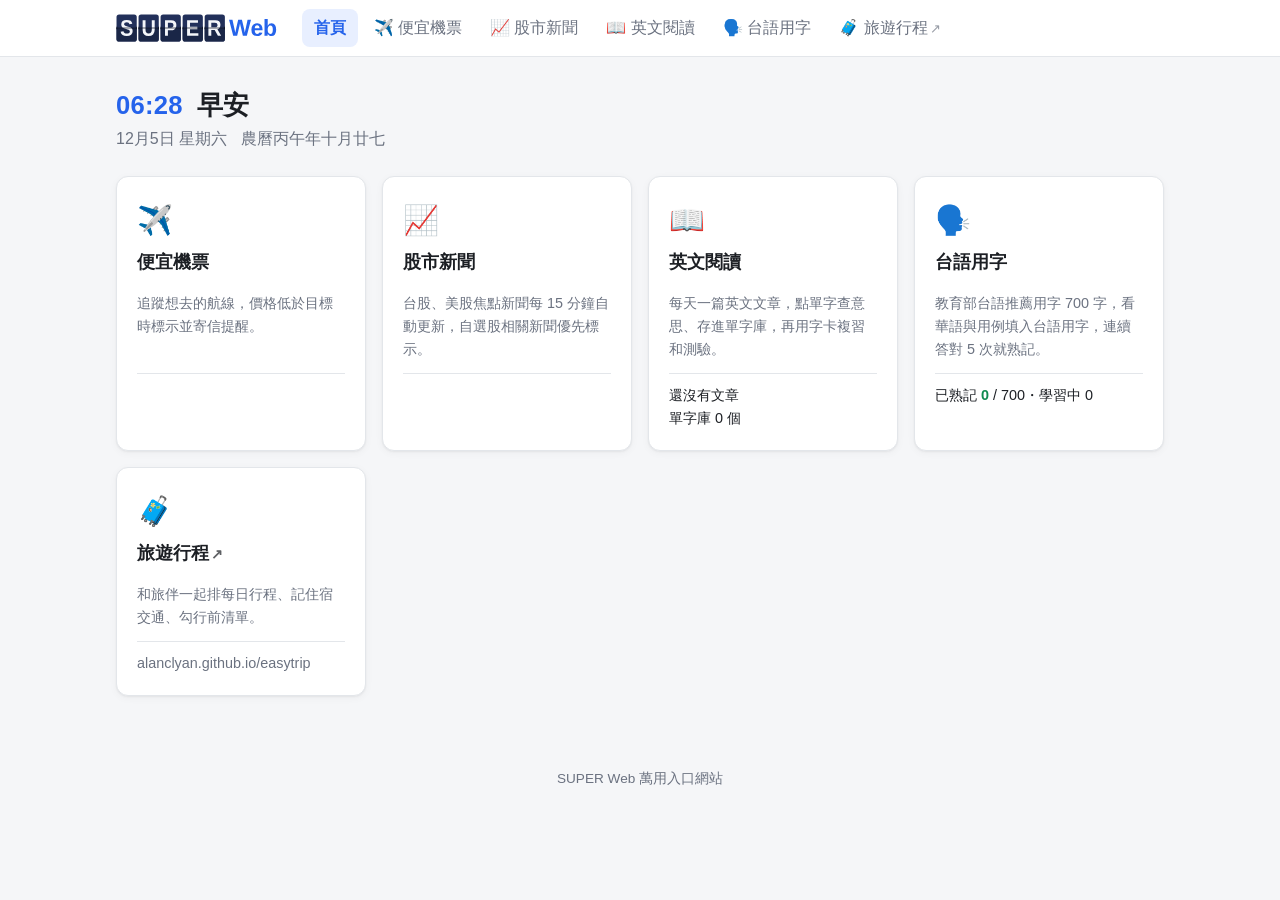
<file: index.html>
<!doctype html>
<html lang="zh-Hant-TW">
<head>
  <meta charset="utf-8">
  <meta name="viewport" content="width=device-width, initial-scale=1">
  <title>SUPER Web 萬用入口</title>
  <meta name="theme-color" content="#2563eb">
  <!-- 網頁分頁圖示，以及 iPhone「加入主畫面」時的圖示與名稱 -->
  <link rel="icon" type="image/svg+xml" href="favicon.svg">
  <link rel="icon" type="image/png" sizes="32x32" href="favicon.png">
  <link rel="apple-touch-icon" href="icon-180.png">
  <meta name="apple-mobile-web-app-title" content="SUPER Web">
  <link rel="stylesheet" href="css/style.css?v=20261022">
</head>
<body>
  <header class="topbar">
    <div class="topbar-inner">
      <a class="brand" href="#/" aria-label="SUPER Web 首頁"><svg class="logo" focusable="false" aria-hidden="true" xmlns="http://www.w3.org/2000/svg" viewBox="0 0 623 108"><defs></defs><rect class="t" x="2" y="2" width="78" height="104" rx="10"/><path class="tl" d="M2,54.0 H80 V96 A10,10 0 0 1 70,106 H12 A10,10 0 0 1 2,96 Z"/><path class="k" d="M64.19796875 66.826171875Q64.19796875 75.720703125 58.39375 80.42578125Q52.58953125 85.130859375 41.359218750000004 85.130859375Q31.11203125 85.130859375 25.288906250000004 81.005859375Q19.465781250000003 76.880859375 17.802031250000002 68.501953125L28.578593750000003 66.482421875Q29.67515625 71.294921875 32.851406250000004 73.46484375Q36.02765625000001 75.634765625 41.661718750000006 75.634765625Q53.34578125 75.634765625 53.34578125 67.556640625Q53.34578125 64.978515625 52.003437500000004 63.302734375Q50.66109375 61.626953125 48.222187500000004 60.509765625Q45.78328125 59.392578125 38.86359375000001 57.802734375Q32.88921875 56.212890625 30.54484375 55.24609375Q28.200468750000002 54.279296875 26.309843750000002 52.96875Q24.419218750000002 51.658203125 23.09578125 49.810546875Q21.772343750000005 47.962890625 21.035000000000004 45.470703125Q20.297656250000003 42.978515625 20.297656250000003 39.755859375Q20.297656250000003 31.548828125 25.723750000000003 27.1875Q31.149843750000002 22.826171875 41.51046875 22.826171875Q51.41734375 22.826171875 56.3896875 26.349609375Q61.36203125 29.873046875 62.79890625 37.994140625L51.98453125 39.669921875Q51.15265625 35.759765625 48.6003125 33.783203125Q46.04796875 31.806640625 41.28359375 31.806640625Q31.149843750000002 31.806640625 31.149843750000002 39.025390625Q31.149843750000002 41.388671875 32.227500000000006 42.892578125Q33.30515625 44.396484375 35.42265625 45.44921875Q37.54015625 46.501953125 44.006093750000005 48.091796875Q51.68203125 49.939453125 54.990625 51.5078125Q58.29921875 53.076171875 60.22765625 55.16015625Q62.156093750000004 57.244140625 63.17703125 60.14453125Q64.19796875 63.044921875 64.19796875 66.826171875Z"/><rect class="s" x="2" y="52.7" width="78" height="2.6"/><rect class="s" x="2" y="49.0" width="3" height="10"/><rect class="s" x="77" y="49.0" width="3" height="10"/><rect class="t" x="87" y="2" width="78" height="104" rx="10"/><path class="tl" d="M87,54.0 H165 V96 A10,10 0 0 1 155,106 H97 A10,10 0 0 1 87,96 Z"/><path class="k" d="M125.41390625 85.130859375Q114.41046875 85.130859375 108.5684375 79.029296875Q102.72640625 72.927734375 102.72640625 61.583984375V23.728515625H113.88109374999999V60.595703125Q113.88109374999999 67.771484375 116.8871875 71.48828125Q119.89328125 75.205078125 125.71640625 75.205078125Q131.69078125 75.205078125 134.90484375 71.31640625Q138.11890625 67.427734375 138.11890625 60.166015625V23.728515625H149.27359375V60.939453125Q149.27359375 72.455078125 143.015625 78.79296875Q136.75765625 85.130859375 125.41390625 85.130859375Z"/><rect class="s" x="87" y="52.7" width="78" height="2.6"/><rect class="s" x="87" y="49.0" width="3" height="10"/><rect class="s" x="162" y="49.0" width="3" height="10"/><rect class="t" x="172" y="2" width="78" height="104" rx="10"/><path class="tl" d="M172,54.0 H250 V96 A10,10 0 0 1 240,106 H182 A10,10 0 0 1 172,96 Z"/><path class="k" d="M232.91234375 42.892578125Q232.91234375 48.736328125 230.56796874999998 53.333984375Q228.22359375 57.931640625 223.85625 60.4453125Q219.48890624999999 62.958984375 213.47671875 62.958984375H200.24234375V84.271484375H189.08765625V23.728515625H213.02296875Q222.58953125 23.728515625 227.7509375 28.734375Q232.91234375 33.740234375 232.91234375 42.892578125ZM221.68203125 43.107421875Q221.68203125 33.568359375 211.77515625 33.568359375H200.24234375V53.205078125H212.07765625Q216.69078125 53.205078125 219.18640625 50.60546875Q221.68203125 48.005859375 221.68203125 43.107421875Z"/><rect class="s" x="172" y="52.7" width="78" height="2.6"/><rect class="s" x="172" y="49.0" width="3" height="10"/><rect class="s" x="247" y="49.0" width="3" height="10"/><rect class="t" x="257" y="2" width="78" height="104" rx="10"/><path class="tl" d="M257,54.0 H335 V96 A10,10 0 0 1 325,106 H267 A10,10 0 0 1 257,96 Z"/><path class="k" d="M274.27671875 84.271484375V23.728515625H316.17296875V33.525390625H285.43140624999995V48.736328125H313.86640624999995V58.533203125H285.43140624999995V74.474609375H317.72328124999996V84.271484375Z"/><rect class="s" x="257" y="52.7" width="78" height="2.6"/><rect class="s" x="257" y="49.0" width="3" height="10"/><rect class="s" x="332" y="49.0" width="3" height="10"/><rect class="t" x="342" y="2" width="78" height="104" rx="10"/><path class="tl" d="M342,54.0 H420 V96 A10,10 0 0 1 410,106 H352 A10,10 0 0 1 342,96 Z"/><path class="k" d="M393.02437499999996 84.271484375 380.65968749999996 61.283203125H367.57656249999997V84.271484375H356.421875V23.728515625H383.041875Q392.570625 23.728515625 397.75093749999996 28.390625Q402.93125 33.052734375 402.93125 41.775390625Q402.93125 48.134765625 399.755 52.75390625Q396.57875 57.373046875 391.1715625 58.833984375L405.578125 84.271484375ZM391.7009375 42.291015625Q391.7009375 33.568359375 381.8696875 33.568359375H367.57656249999997V51.443359375H382.1721875Q386.8609375 51.443359375 389.2809375 49.037109375Q391.7009375 46.630859375 391.7009375 42.291015625Z"/><rect class="s" x="342" y="52.7" width="78" height="2.6"/><rect class="s" x="342" y="49.0" width="3" height="10"/><rect class="s" x="417" y="49.0" width="3" height="10"/><path class="w" d="M504.678671875 84.271484375H489.338828125L480.96765625 48.551562499999996Q479.433671875 42.240312499999995 478.381796875 35.359296875Q477.329921875 41.10078125 476.6725 44.103007812499996Q476.015078125 47.105234374999995 467.337109375 84.271484375H451.997265625L436.08765625 22.517656249999995H449.192265625L458.133203125 62.40125L460.149296875 72.0434375Q461.376484375 65.951328125 462.53792968749997 60.4070703125Q463.699375 54.8628125 471.281640625 22.517656249999995H485.744921875L493.546328125 55.38875Q494.46671875 59.0703125 496.658125 72.0434375L497.753828125 66.959375L500.07671875 56.87890625L507.52750000000003 22.517656249999995H520.632109375Z M544.4030468750001 85.148046875Q533.708984375 85.148046875 527.9675 78.8148828125Q522.2260156250001 72.48171875 522.2260156250001 60.341328125Q522.2260156250001 48.595390625 528.05515625 42.284140625Q533.884296875 35.972890625 544.578359375 35.972890625Q554.7903125 35.972890625 560.181171875 42.7443359375Q565.57203125 49.515781249999996 565.57203125 62.576562499999994V62.9271875H535.1553125Q535.1553125 69.85203125 537.7192578125 73.3801953125Q540.283203125 76.908359375 545.016640625 76.908359375Q551.54703125 76.908359375 553.256328125 71.25453125L564.87078125 72.262578125Q559.830546875 85.148046875 544.4030468750001 85.148046875ZM544.4030468750001 43.73046875Q540.0640625000001 43.73046875 537.7192578125 46.754609375Q535.3744531250001 49.778749999999995 535.24296875 55.2134375H553.65078125Q553.30015625 49.471953125 550.889609375 46.6012109375Q548.4790625 43.73046875 544.4030468750001 43.73046875Z M617.787421875 60.385156249999994Q617.787421875 72.13109375 613.0758984375 78.63957031250001Q608.364375 85.148046875 599.59875 85.148046875Q594.558515625 85.148046875 590.876953125 82.956640625Q587.195390625 80.765234375 585.223125 76.645390625H585.13546875Q585.13546875 78.179375 584.9382421875 80.85289062499999Q584.741015625 83.52640625 584.521875 84.271484375H572.556796875Q572.907421875 80.19546875 572.907421875 73.4459375V19.230546875H585.223125V37.375390624999994L585.0478125 45.089140625H585.223125Q589.386796875 35.972890625 600.38765625 35.972890625Q608.80265625 35.972890625 613.2950390625 42.3498828125Q617.787421875 48.726875 617.787421875 60.385156249999994ZM604.94578125 60.385156249999994Q604.94578125 52.320781249999996 602.5790625 48.420078124999996Q600.21234375 44.519375 595.259765625 44.519375Q590.2633593749999 44.519375 587.6555859375 48.7049609375Q585.0478125 52.890546875 585.0478125 60.779609375Q585.0478125 68.318046875 587.6117578125 72.525546875Q590.175703125 76.733046875 595.172109375 76.733046875Q604.94578125 76.733046875 604.94578125 60.385156249999994Z"/></svg></a>
      <button id="menu-btn" class="menu-btn" type="button" aria-controls="nav" aria-expanded="false" aria-label="開啟選單">
        <span></span><span></span><span></span>
      </button>
      <nav id="nav" class="nav" aria-label="功能選單"></nav>
    </div>
  </header>

  <main id="app" class="container"></main>

  <footer class="footer">SUPER Web 萬用入口網站</footer>

  <!-- 核心：資料層與模組管理
       ※ 檔名後面的 ?v=日期 是版本號：更新任何 js 或 css 後，把這頁所有 ?v= 改成新的日期，
         瀏覽器就會下載新檔案，不會用到舊的暫存 -->
  <script src="js/data.js?v=20261022"></script>
  <script src="js/app.js?v=20261022"></script>

  <!-- 功能模組：之後新增功能，只要在這裡多加一行（範本在 js/modules/_template.js） -->
  <script src="js/modules/flights.js?v=20261022"></script>
  <script src="js/modules/stocks.js?v=20261022"></script>
  <script src="js/modules/english.js?v=20261022"></script>
  <script src="js/modules/taigi.js?v=20261022b"></script>
  <!-- 外部網站入口（點了會另開分頁） -->
  <script src="js/modules/links.js?v=20261022"></script>

  <script>Portal.start();</script>
</body>
</html>
</file>
<file: css/style.css>
/* =============================================
   superWeb 樣式（自動支援深色模式）
   ============================================= */
:root {
  --bg: #f5f6f8;
  --surface: #ffffff;
  --text: #1c1f24;
  --muted: #6b7280;
  --border: #e3e6ea;
  --accent: #2563eb;
  --accent-soft: #e8efff;
  --good: #0f8a4f;
  --good-soft: #e3f6ec;
  --warn-soft: #fff6dc;
  --warn-border: #f0d68a;
  --radius: 12px;
  --shadow: 0 1px 2px rgba(0, 0, 0, .05), 0 2px 8px rgba(0, 0, 0, .04);
  --logo-tile: #22305A;
  --logo-tile-low: #1A2647;
  --logo-seam: #0C1326;
}

@media (prefers-color-scheme: dark) {
  :root {
    --bg: #111317;
    --surface: #1a1d23;
    --text: #e8eaed;
    --muted: #9aa1ab;
    --border: #2b2f37;
    --accent: #6c9bff;
    --accent-soft: #1e2a44;
    --good: #4ccb8a;
    --good-soft: #15302a;
    --warn-soft: #2e2814;
    --warn-border: #5c4d1e;
    --shadow: none;
    --logo-tile: #34446C;
    --logo-tile-low: #2B3A5E;
    --logo-seam: #141C30;
  }
}

* { box-sizing: border-box; }

body {
  margin: 0;
  background: var(--bg);
  color: var(--text);
  font-family: -apple-system, BlinkMacSystemFont, "PingFang TC", "Noto Sans TC", "Microsoft JhengHei", sans-serif;
  line-height: 1.6;
}

a { color: var(--accent); text-decoration: none; }
a:hover { text-decoration: underline; }
h1, h2, h3 { margin: 0; line-height: 1.3; }
h1 { font-size: 1.6rem; }
h2 { font-size: 1.1rem; margin-bottom: .75rem; }
h3 { font-size: 1rem; }

/* ---------- 頂部導覽 ---------- */
.topbar {
  position: sticky; top: 0; z-index: 10;
  background: var(--surface);
  border-bottom: 1px solid var(--border);
}
.topbar-inner {
  max-width: 1080px; margin: 0 auto; padding: 0 16px;
  display: flex; align-items: center; gap: 24px; height: 56px;
}
.brand { display: flex; align-items: center; flex-shrink: 0; border-radius: 6px; }
.brand:hover { text-decoration: none; }
.brand:focus-visible { outline: 2px solid var(--accent); outline-offset: 4px; }
/* Logo：翻牌字卡（顏色跟著淺色／深色模式切換） */
.logo { display: block; height: 28px; width: auto; }
.logo .t  { fill: var(--logo-tile); }
.logo .tl { fill: var(--logo-tile-low); }
.logo .s  { fill: var(--logo-seam); }
.logo .k  { fill: #F4F6FA; }
.logo .w  { fill: var(--accent); }
.nav { display: flex; gap: 4px; overflow-x: auto; }
.nav a {
  padding: 6px 12px; border-radius: 8px; color: var(--muted); white-space: nowrap;
}
.nav a:hover { background: var(--bg); text-decoration: none; }
.nav a.active { background: var(--accent-soft); color: var(--accent); font-weight: 600; }
.nav a:focus-visible, .menu-btn:focus-visible { outline: 2px solid var(--accent); outline-offset: 2px; }

/* 選單按鈕（只在手機版出現）：三條線，打開時變成 ✕ */
.menu-btn {
  display: none; margin-left: auto; width: 40px; height: 40px; padding: 0;
  background: none; border: 1px solid var(--border); border-radius: 10px; cursor: pointer;
  position: relative; color: var(--text);
}
.menu-btn span {
  position: absolute; left: 11px; width: 16px; height: 2px; border-radius: 2px;
  background: currentColor; transition: transform .2s, opacity .2s;
}
.menu-btn span:nth-child(1) { top: 13px; }
.menu-btn span:nth-child(2) { top: 18px; }
.menu-btn span:nth-child(3) { top: 23px; }
.topbar.menu-open .menu-btn span:nth-child(1) { transform: translateY(5px) rotate(45deg); }
.topbar.menu-open .menu-btn span:nth-child(2) { opacity: 0; }
.topbar.menu-open .menu-btn span:nth-child(3) { transform: translateY(-5px) rotate(-45deg); }

@media (max-width: 640px) {
  .menu-btn { display: block; }
  .nav { display: none; }
  /* 展開的選單：從頁首下方往下展開，每個功能一列 */
  .topbar.menu-open .nav {
    display: flex; flex-direction: column; gap: 2px;
    position: absolute; top: 100%; left: 0; right: 0;
    padding: 8px 12px 14px; background: var(--surface);
    border-bottom: 1px solid var(--border);
    box-shadow: 0 12px 24px rgba(15, 23, 42, .12);
    animation: menu-in .16s ease-out;
  }
  .topbar.menu-open .nav a { padding: 12px 14px; font-size: 1rem; color: var(--text); }
  .topbar.menu-open .nav a.active { color: var(--accent); }
}
@keyframes menu-in { from { opacity: 0; transform: translateY(-6px); } to { opacity: 1; transform: none; } }
@media (prefers-reduced-motion: reduce) {
  .menu-btn span, .topbar.menu-open .nav { transition: none; animation: none; }
}

/* ---------- 版面 ---------- */
.container { max-width: 1080px; margin: 0 auto; padding: 24px 16px 48px; }
.footer { text-align: center; color: var(--muted); font-size: .85rem; padding: 24px 16px; }
.page-head { display: flex; align-items: baseline; gap: 12px; flex-wrap: wrap; margin-bottom: 16px; }
.muted { color: var(--muted); }
.small { font-size: .85rem; }
.loading { color: var(--muted); }
.error { padding: 12px 16px; border-radius: var(--radius); background: #fde8e8; color: #9b1c1c; }

.banner {
  background: var(--warn-soft); border: 1px solid var(--warn-border);
  padding: 10px 14px; border-radius: var(--radius); margin-bottom: 20px; font-size: .9rem;
}

.card {
  background: var(--surface); border: 1px solid var(--border);
  border-radius: var(--radius); padding: 16px; box-shadow: var(--shadow);
}
.grid {
  display: grid; gap: 16px; margin-bottom: 24px;
  grid-template-columns: repeat(auto-fill, minmax(240px, 1fr));
}

/* ---------- 首頁 ---------- */
.hero { margin: 8px 0 24px; }
.hero h1 { display: flex; align-items: baseline; gap: 14px; flex-wrap: wrap; }
.hero .clock { font-variant-numeric: tabular-nums; font-weight: 700; letter-spacing: .01em; color: var(--accent); }
.hero p { color: var(--muted); margin: 4px 0 0; display: flex; flex-wrap: wrap; column-gap: 14px; }
.module-grid {
  display: grid; gap: 16px;
  grid-template-columns: repeat(auto-fill, minmax(240px, 1fr));
}
.module-card {
  display: flex; flex-direction: column; color: var(--text);
  background: var(--surface); border: 1px solid var(--border);
  border-radius: var(--radius); padding: 20px; box-shadow: var(--shadow);
  transition: border-color .15s;
}
.module-card:hover { text-decoration: none; border-color: var(--accent); }
.module-card p { color: var(--muted); margin: 6px 0 0; font-size: .9rem; }
.module-icon { font-size: 1.8rem; display: block; margin-bottom: 8px; }
.module-card .module-desc { margin-bottom: 12px; }
.module-card.placeholder { border-style: dashed; box-shadow: none; opacity: .7; }
.module-card.placeholder:hover { transform: none; border-color: var(--border); }

/* ---------- 表單與按鈕 ---------- */
.form-card { margin-top: 8px; }
.form-row { display: flex; flex-wrap: wrap; gap: 12px; align-items: flex-end; margin-top: 12px; }
.form-row label { display: flex; flex-direction: column; font-size: .85rem; color: var(--muted); gap: 4px; }
input, select {
  font: inherit; color: var(--text); background: var(--bg);
  border: 1px solid var(--border); border-radius: 8px; padding: 7px 10px; min-width: 0; width: 140px;
}
input:focus, select:focus { outline: 2px solid var(--accent); outline-offset: -1px; }
.btn {
  font: inherit; font-weight: 600; cursor: pointer;
  background: var(--accent); color: #fff; border: 0; border-radius: 8px; padding: 8px 18px;
}
.btn:hover { filter: brightness(1.08); }
.icon-btn {
  background: none; border: 0; color: var(--muted); cursor: pointer;
  font-size: 1rem; padding: 2px 6px; border-radius: 6px;
}
.icon-btn:hover { background: var(--bg); color: var(--text); }

.tag {
  display: inline-block; font-size: .75rem; padding: 1px 8px; border-radius: 999px;
  background: var(--accent-soft); color: var(--accent);
}
.tag-good { background: var(--good-soft); color: var(--good); }

/* ---------- 機票 ---------- */
.route-head { display: flex; justify-content: space-between; align-items: flex-start; }
.route-card.hit { border-color: var(--good); }
.price-row { display: flex; align-items: center; gap: 8px; margin: 12px 0 2px; }
.price { font-size: 1.5rem; font-weight: 700; }
.route-card.hit .price { color: var(--good); }
details { margin-top: 8px; font-size: .9rem; }
summary { cursor: pointer; color: var(--accent); }
.price-list { list-style: none; padding: 0; margin: 8px 0 0; }
.price-list li {
  display: flex; justify-content: space-between; gap: 8px;
  padding: 4px 0; border-top: 1px solid var(--border);
}

/* ---------- 股市新聞 ---------- */
.chips { display: flex; flex-wrap: wrap; gap: 8px; }
.chip {
  display: inline-flex; align-items: center; gap: 4px;
  background: var(--bg); border: 1px solid var(--border); border-radius: 999px;
  padding: 3px 4px 3px 12px; font-size: .9rem;
}
.chip button {
  background: none; border: 0; color: var(--muted); cursor: pointer;
  border-radius: 999px; width: 22px; height: 22px;
}
.chip button:hover { background: var(--border); }

.toolbar {
  display: flex; justify-content: space-between; align-items: center;
  flex-wrap: wrap; gap: 12px; margin: 24px 0 12px;
}
.tabs { display: flex; gap: 4px; background: var(--surface); border: 1px solid var(--border); border-radius: 10px; padding: 3px; }
.tab {
  font: inherit; background: none; border: 0; cursor: pointer; color: var(--muted);
  padding: 5px 14px; border-radius: 8px;
}
.tab.active { background: var(--accent-soft); color: var(--accent); font-weight: 600; }
.toggle { display: flex; align-items: center; gap: 6px; font-size: .9rem; cursor: pointer; }
.toggle input { width: auto; }

.news-list { list-style: none; padding: 0; margin: 0; display: flex; flex-direction: column; gap: 10px; }
.news-item {
  background: var(--surface); border: 1px solid var(--border);
  border-radius: var(--radius); padding: 12px 16px;
}
.news-item.watched { border-left: 4px solid var(--good); }
.news-meta { display: flex; flex-wrap: wrap; align-items: center; gap: 6px; margin-bottom: 4px; }
.news-item h3 { font-weight: 500; }
.news-item h3 a { color: var(--text); }

@media (max-width: 560px) {
  .topbar-inner { gap: 12px; }
  .logo { height: 22px; }
  input, select { width: 100%; }
  .form-row label { flex: 1 1 45%; }
}

/* ---------- 機票：第 4 步新增 ---------- */
.route-head h3 .muted { font-weight: 400; font-size: .9rem; }
.route-card.stale { opacity: .65; }
.warn {
  background: var(--warn-soft); border: 1px solid var(--warn-border);
  border-radius: 8px; padding: 6px 10px; margin: 8px 0;
}
.trend { font-size: .85rem; color: var(--muted); }
.trend.down { color: var(--good); font-weight: 600; }
.trend.up { color: #c2410c; }
@media (prefers-color-scheme: dark) { .trend.up { color: #fb923c; } }
.route-foot { display: flex; align-items: center; justify-content: space-between; gap: 8px; margin-top: 8px; flex-wrap: wrap; }
.spark { color: var(--accent); flex-shrink: 0; }
.route-card.hit .spark { color: var(--good); }
.status-line { margin: -8px 0 16px; }
.mode-tabs { display: inline-flex; margin-bottom: 6px; }
.form-card > p.muted.small { margin: 6px 0 0; }
.price-row { flex-wrap: wrap; }
.price, .price-row .tag, .trend { white-space: nowrap; }

/* ---------- 股市新聞：第 5 步新增 ---------- */
.search { width: 200px; flex: 0 1 200px; }
.day-head {
  font-weight: 600; font-size: .9rem; color: var(--muted);
  margin: 10px 0 -2px; padding-left: 2px; list-style: none;
}
.day-head:first-child { margin-top: 0; }
.btn-ghost { background: var(--surface); color: var(--accent); border: 1px solid var(--border); }
.btn-ghost:hover { filter: none; background: var(--accent-soft); }
.more { text-align: center; margin-top: 16px; }
.credit { text-align: center; margin-top: 24px; }
@media (max-width: 560px) {
  .search { flex: 1 1 100%; width: 100%; order: 3; }
}
.warn + .card, .warn + .grid { margin-top: 16px; }

/* ---------- 首頁：第 6 步新增 ---------- */
/* 摘要固定在卡片底部，同一排卡片的分隔線會對齊 */
.module-summary {
  margin-top: auto !important; padding-top: 10px; border-top: 1px solid var(--border);
  font-size: .85rem; color: var(--text) !important;
}
.good { color: var(--good); }

/* ---------- 外部網站入口 ---------- */
.ext { font-size: .8em; opacity: .7; margin-left: 2px; }
.module-card.external .module-summary { color: var(--muted) !important; }

/* 首頁卡片：同一排卡片的「圖示／標題／說明／摘要」各自對齊在同一高度
   摘要第一行對齊，摘要較短的卡片下方留白（支援 subgrid 的瀏覽器） */
@supports (grid-template-rows: subgrid) {
  .module-card { display: grid; grid-row: span 4; grid-template-rows: subgrid; row-gap: 0; }
  .module-summary { margin-top: 0 !important; align-self: start; }
}
.module-summary.empty { border-top: 0; padding-top: 0; }

/* ---------- 股市新聞：自選股下拉選單 ---------- */
.watch-filter { display: flex; align-items: center; gap: 8px; }
.watch-filter select { width: auto; min-width: 160px; }
@media (max-width: 560px) {
  .watch-filter { flex: 1 1 100%; }
  .watch-filter select { flex: 1; }
}

/* =============================================
   英文閱讀
   ============================================= */
:root { --read-font: "Charter", "Iowan Old Style", "Georgia", "Noto Serif", "Times New Roman", serif; }
a.tab:hover { text-decoration: none; }
.en-tabs { display: inline-flex; margin-bottom: 20px; max-width: 100%; overflow-x: auto; }
.en-tabs .tab { white-space: nowrap; }
.badge {
  display: inline-block; min-width: 18px; padding: 0 6px; margin-left: 2px; border-radius: 999px;
  background: var(--accent); color: #fff; font-size: .72rem; line-height: 18px; text-align: center; font-weight: 600;
}
.en-empty h2 { margin-bottom: 6px; }
.en-empty .btn { display: inline-block; margin-top: 8px; }
.en-done { display: flex; gap: 10px; flex-wrap: wrap; margin-top: 16px; }
.btn[disabled] { opacity: .6; cursor: default; filter: none; }
a.btn:hover { text-decoration: none; }
.center { text-align: center; }

/* 今日文章卡片與列表 */
.en-today { display: block; color: var(--text); padding: 22px; }
.en-today:hover { text-decoration: none; border-color: var(--accent); }
.en-today h2 { font-family: var(--read-font); font-size: 1.45rem; line-height: 1.35; margin: 6px 0 6px; }
.en-today .btn { display: inline-block; margin-top: 12px; }
.en-meta { display: flex; gap: 14px; color: var(--muted); font-size: .85rem; margin: 6px 0 0; }
.en-sub { margin: 28px 0 10px; font-size: 1rem; color: var(--muted); }
.en-list { list-style: none; padding: 0; margin: 0; border-top: 1px solid var(--border); }
.en-list li a { display: flex; flex-direction: column; gap: 2px; padding: 12px 4px; border-bottom: 1px solid var(--border); color: var(--text); }
.en-list li a:hover { text-decoration: none; background: var(--surface); }
.en-list-title { font-family: var(--read-font); font-size: 1.05rem; }

/* 閱讀頁 */
.en-article { max-width: 680px; margin: 0 auto; padding-bottom: 220px; }
.en-title { font-family: var(--read-font); font-size: 1.85rem; line-height: 1.25; margin: 12px 0 8px; }
.en-hint { color: var(--muted); background: var(--surface); border: 1px dashed var(--border); border-radius: 8px; padding: 6px 10px; }
.en-body { font-family: var(--read-font); font-size: 1.14rem; line-height: 1.8; margin-top: 18px; }
.en-body p { margin: 0 0 1.05em; }
.en-body h3 { font-family: var(--read-font); font-size: 1.2rem; margin: 1.6em 0 .6em; }
.en-body .w { cursor: pointer; border-radius: 3px; transition: background-color .12s; }
.en-body .w:hover { background: var(--accent-soft); }
.en-body .w.saved { text-decoration: underline; text-decoration-color: var(--accent); text-decoration-thickness: 2px; text-underline-offset: 3px; }
.en-body .w.active { background: var(--accent); color: #fff; }
.en-credit { color: var(--muted); border-top: 1px solid var(--border); padding-top: 12px; margin-top: 24px; line-height: 1.7; }

/* 查單字面板：固定在畫面底部 */
.en-sheet {
  position: fixed; left: 50%; bottom: 16px; transform: translateX(-50%);
  width: min(640px, calc(100% - 24px)); max-height: 62vh; overflow-y: auto; z-index: 20;
  background: var(--surface); border: 1px solid var(--border); border-radius: 16px;
  box-shadow: 0 18px 48px rgba(15, 23, 42, .22); padding: 16px 18px 18px;
  animation: sheet-in .18s ease-out;
}
@keyframes sheet-in { from { opacity: 0; transform: translate(-50%, 12px); } to { opacity: 1; transform: translate(-50%, 0); } }
@media (prefers-reduced-motion: reduce) { .en-sheet { animation: none; } }
.sheet-head { display: flex; justify-content: space-between; align-items: flex-start; gap: 8px; }
.sheet-head > div { display: flex; align-items: baseline; flex-wrap: wrap; gap: 8px; }
.sheet-word { font-family: var(--read-font); font-size: 1.6rem; }
.sheet-defs { margin: 6px 0 10px; }
.sheet-defs p { margin: 4px 0; }
.sheet-label { display: flex; flex-direction: column; gap: 4px; font-size: .85rem; color: var(--muted); }
.sheet-label input { width: 100%; font-size: 1rem; }
.sheet-sentence { margin-top: 12px; padding: 10px 12px; background: var(--bg); border-radius: 10px; }
.sheet-sentence p { margin: 0; font-family: var(--read-font); line-height: 1.6; }
.sheet-sentence p.muted { font-family: inherit; margin-top: 6px; }
.sheet-sentence mark { background: var(--accent-soft); color: inherit; padding: 0 2px; border-radius: 3px; }
.sheet-actions { display: flex; align-items: center; justify-content: flex-end; gap: 10px; margin-top: 14px; }
.link-btn { background: none; border: 0; padding: 0; margin-top: 6px; color: var(--accent); cursor: pointer; font: inherit; }
.link-btn[disabled] { color: var(--muted); cursor: default; }

/* 單字庫 */
.form-row label.grow { flex: 1 1 220px; }
.form-row label.grow input { width: 100%; }
.vocab-list { list-style: none; padding: 0; margin: 0; display: flex; flex-direction: column; gap: 10px; }
.vocab-item {
  display: flex; gap: 12px; justify-content: space-between;
  background: var(--surface); border: 1px solid var(--border); border-radius: var(--radius); padding: 12px 16px;
}
.vocab-main { min-width: 0; }
.vocab-main p { margin: 2px 0; }
.vocab-head { display: flex; align-items: center; flex-wrap: wrap; gap: 8px; }
.vocab-word { font-family: var(--read-font); font-size: 1.25rem; }
.vocab-meaning { font-size: 1rem; }
.vocab-example { font-family: var(--read-font); font-style: italic; color: var(--muted); }
.vocab-actions { display: flex; flex-direction: column; gap: 2px; }
.dots { display: inline-flex; gap: 3px; margin-left: 4px; }
.dots i { width: 7px; height: 7px; border-radius: 50%; background: var(--border); }
.dots i.on { background: var(--good); }

/* 複習字卡 */
.progress { height: 6px; background: var(--border); border-radius: 999px; overflow: hidden; max-width: 560px; margin: 0 auto 6px; }
.progress span { display: block; height: 100%; background: var(--accent); transition: width .2s; }
.flash { max-width: 560px; margin: 8px auto 0; min-height: 220px; display: flex; flex-direction: column; justify-content: center; text-align: center; padding: 28px 22px; }
.flash-front { display: flex; flex-direction: column; align-items: center; gap: 4px; }
.flash-word { font-family: var(--read-font); font-size: 2.3rem; line-height: 1.2; }
.flash-back { border-top: 1px solid var(--border); margin-top: 18px; padding-top: 16px; }
.flash-meaning { font-size: 1.3rem; font-weight: 600; margin: 0 0 6px; }
.flash-actions { display: flex; justify-content: center; gap: 12px; margin-top: 16px; }
.btn-big { padding: 12px 28px; font-size: 1.02rem; min-width: 130px; }
.key-hint { margin-top: 14px; }
@media (hover: none) { .key-hint { display: none; } }

/* 測驗 */
.quiz-card { max-width: 560px; margin: 8px auto 0; padding: 24px 20px; }
.quiz-prompt { display: flex; flex-direction: column; align-items: center; gap: 6px; text-align: center; margin-bottom: 18px; }
.quiz-q { font-size: 1.6rem; font-weight: 600; }
.quiz-q[lang="en"] { font-family: var(--read-font); font-size: 2rem; font-weight: 400; }
.quiz-options { display: grid; gap: 10px; }
.quiz-opt {
  font: inherit; text-align: left; cursor: pointer; padding: 12px 14px; border-radius: 10px;
  background: var(--bg); border: 1px solid var(--border); color: var(--text);
}
.quiz-opt span[lang="en"] { font-family: var(--read-font); font-size: 1.1rem; }
.quiz-opt:hover:not([disabled]) { border-color: var(--accent); }
.quiz-opt.right { border-color: var(--good); background: var(--good-soft); }
.quiz-opt.wrong { border-color: #dc2626; background: #fde8e8; }
.quiz-opt.dim { opacity: .55; }
@media (prefers-color-scheme: dark) { .quiz-opt.wrong { background: #3a1717; border-color: #f87171; } }
.spell-row { display: flex; gap: 10px; }
.spell-row input { flex: 1; width: auto; font-size: 1.15rem; font-family: var(--read-font); }
.quiz-feedback { margin: 16px 0 12px; padding: 10px 12px; border-radius: 10px; background: var(--bg); line-height: 1.7; }
.quiz-feedback.ok strong { color: var(--good); }
.quiz-feedback.no strong { color: #dc2626; }
.quiz-feedback strong { margin-right: 8px; }
.quiz-feedback span[lang="en"] { font-family: var(--read-font); font-size: 1.1rem; font-weight: 600; }
.quiz-card .btn-big { width: 100%; }
.quiz-wrong { padding-left: 18px; line-height: 1.9; }

/* 英文閱讀：詞性、解釋與例句 */
.senses { list-style: none; counter-reset: sense; padding: 0; margin: 4px 0 0; display: flex; flex-direction: column; gap: 10px; }
.senses li { counter-increment: sense; display: grid; grid-template-columns: 4.2em 1fr; column-gap: 8px; align-items: start; }
.senses li.new-pos:not(:first-child) { border-top: 1px dashed var(--border); padding-top: 10px; }
.sense-pos .tag { white-space: nowrap; }
.sense-body { min-width: 0; }
.sense-body p { margin: 0 0 2px; }
.sense-zh { font-weight: 600; }
.sense-zh::before, .sense-en:first-child::before { content: counter(sense) ". "; color: var(--muted); font-weight: 400; }
.sense-zh + .sense-en::before { content: none; }
.sense-en { color: var(--muted); font-size: .9rem; }
.sense-ex, .sense-syn { display: flex; gap: 8px; font-size: .9rem; margin-top: 4px !important; }
.sense-ex [lang="en"] { font-family: var(--read-font); font-style: italic; }
.sense-ex b { font-style: normal; font-weight: 700; color: var(--accent); }
.sense-exzh { color: var(--muted); font-size: .85rem; }
.sense-syn [lang="en"] { color: var(--muted); }
.ex-label {
  flex-shrink: 0; font-size: .72rem; line-height: 1.5; padding: 0 6px; height: fit-content; margin-top: 2px;
  border: 1px solid var(--border); border-radius: 4px; color: var(--muted);
}
.sense-note { margin-top: 8px; }
.sheet-defs { margin: 8px 0 12px; }
.vocab-senses { margin: 4px 0; }
.vocab-senses summary { font-size: .85rem; }
.vocab-senses .senses { margin-top: 8px; padding: 10px 12px; background: var(--bg); border-radius: 10px; }
.vocab-meaning .tag { vertical-align: 1px; }
.auto-out { margin-top: 10px; }
.auto-out .senses { padding: 10px 12px; background: var(--bg); border-radius: 10px; }
.auto-head { margin: 0 0 6px; }
.auto-head strong { font-family: var(--read-font); font-size: 1.2rem; }
.flash-back { text-align: left; }
.flash-back .flash-meaning { text-align: center; }

/* =============================================
   台語用字
   ============================================= */
.tg-bar { display: flex; height: 8px; border-radius: 999px; overflow: hidden; background: var(--border); max-width: 640px; }
.tg-bar .done { background: var(--good); }
.tg-bar .learning { background: var(--accent); }
.tg-legend { display: flex; flex-wrap: wrap; gap: 6px 16px; margin: 8px 0 18px; color: var(--muted); }
.tg-legend i { display: inline-block; width: 9px; height: 9px; border-radius: 50%; background: var(--border); margin-right: 5px; vertical-align: 0; }
.tg-legend i.done { background: var(--good); }
.tg-legend i.learning { background: var(--accent); }
.tg-card { max-width: 640px; padding: 20px 22px 24px; }
.tg-mode { display: flex; justify-content: space-between; align-items: center; gap: 12px; flex-wrap: wrap; margin-bottom: 18px; }
.tg-mode .tab[disabled] { cursor: default; }
.tg-dots { display: inline-flex; gap: 5px; }
.tg-dots i { width: 10px; height: 10px; border-radius: 50%; background: var(--border); }
.tg-dots i.on { background: var(--good); }
.tg-q, .tg-answer { display: grid; grid-template-columns: 5.5em 1fr; gap: 10px 12px; margin: 0 0 18px; align-items: baseline; }
.tg-q dt, .tg-answer dt { color: var(--muted); font-size: .85rem; }
.tg-q dd, .tg-answer dd { margin: 0; }
.tg-zh { font-size: 1.15rem; font-weight: 600; }
.tg-sentence { font-size: 1.45rem; line-height: 1.7; letter-spacing: .02em; }
.tg-blank {
  display: inline-block; min-width: 1.6em; padding: 0 .15em; margin: 0 .1em; text-align: center;
  border-bottom: 2px solid var(--accent); color: var(--accent); letter-spacing: 0;
}
.tg-blank.ok { color: var(--good); border-color: var(--good); font-weight: 700; }
.tg-blank.no { color: #dc2626; border-color: #dc2626; font-weight: 700; }
@media (prefers-color-scheme: dark) { .tg-blank.no { color: #f87171; border-color: #f87171; } }
.tg-options { grid-template-columns: repeat(2, 1fr); }
.tg-options .quiz-opt { text-align: center; font-size: 1.25rem; }
#tg-form input { font-family: inherit; font-size: 1.25rem; }
#giveup { display: block; margin-top: 10px; }
.tg-result { margin: 18px 0 14px; padding: 14px 16px; border-radius: 12px; background: var(--bg); border-left: 4px solid var(--good); }
.tg-result.no { border-left-color: #dc2626; }
.tg-verdict { margin: 0 0 12px; font-weight: 600; }
.tg-result.ok .tg-verdict { color: var(--good); }
.tg-result.no .tg-verdict { color: #dc2626; }
@media (prefers-color-scheme: dark) { .tg-result.no { border-left-color: #f87171; } .tg-result.no .tg-verdict { color: #f87171; } }
.tg-answer { margin: 0; gap: 6px 12px; }
.tg-word { font-size: 1.35rem; font-weight: 700; }
.tg-pron { font-size: 1.1rem; }
.tg-card .btn-big { width: 100%; }
.tg-list { list-style: none; padding: 0; margin: 0; border-top: 1px solid var(--border); }
.tg-item { display: grid; grid-template-columns: 3em 1fr auto; gap: 10px; align-items: center; padding: 10px 4px; border-bottom: 1px solid var(--border); }
.tg-item p { margin: 0; }
.tg-no { color: var(--muted); font-variant-numeric: tabular-nums; font-size: .85rem; }
.tg-item-word { font-size: 1.1rem; }
.tg-side { display: flex; flex-direction: column; align-items: flex-end; gap: 2px; }
.tg-item.done .tg-item-word { color: var(--good); }
@media (max-width: 560px) {
  .tg-sentence { font-size: 1.25rem; }
  .tg-q, .tg-answer { grid-template-columns: 4.5em 1fr; }
}
</file>
